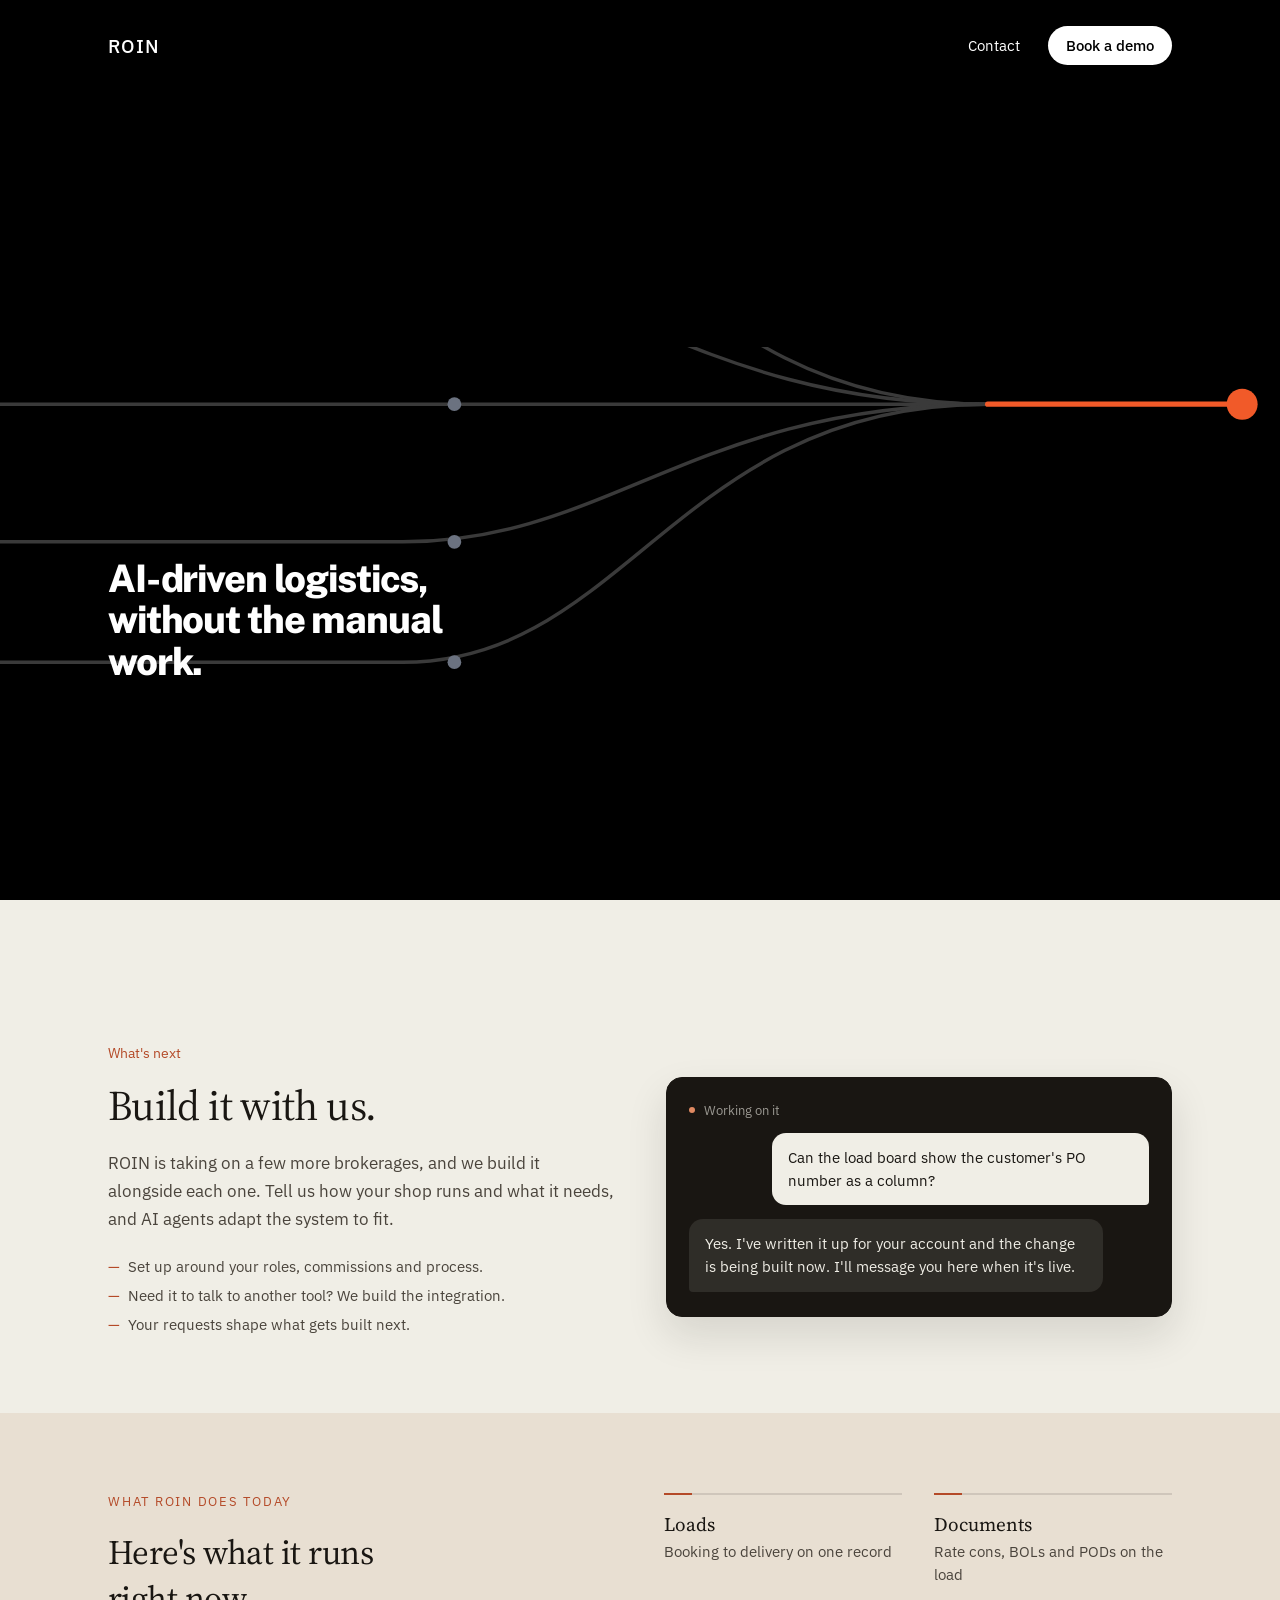
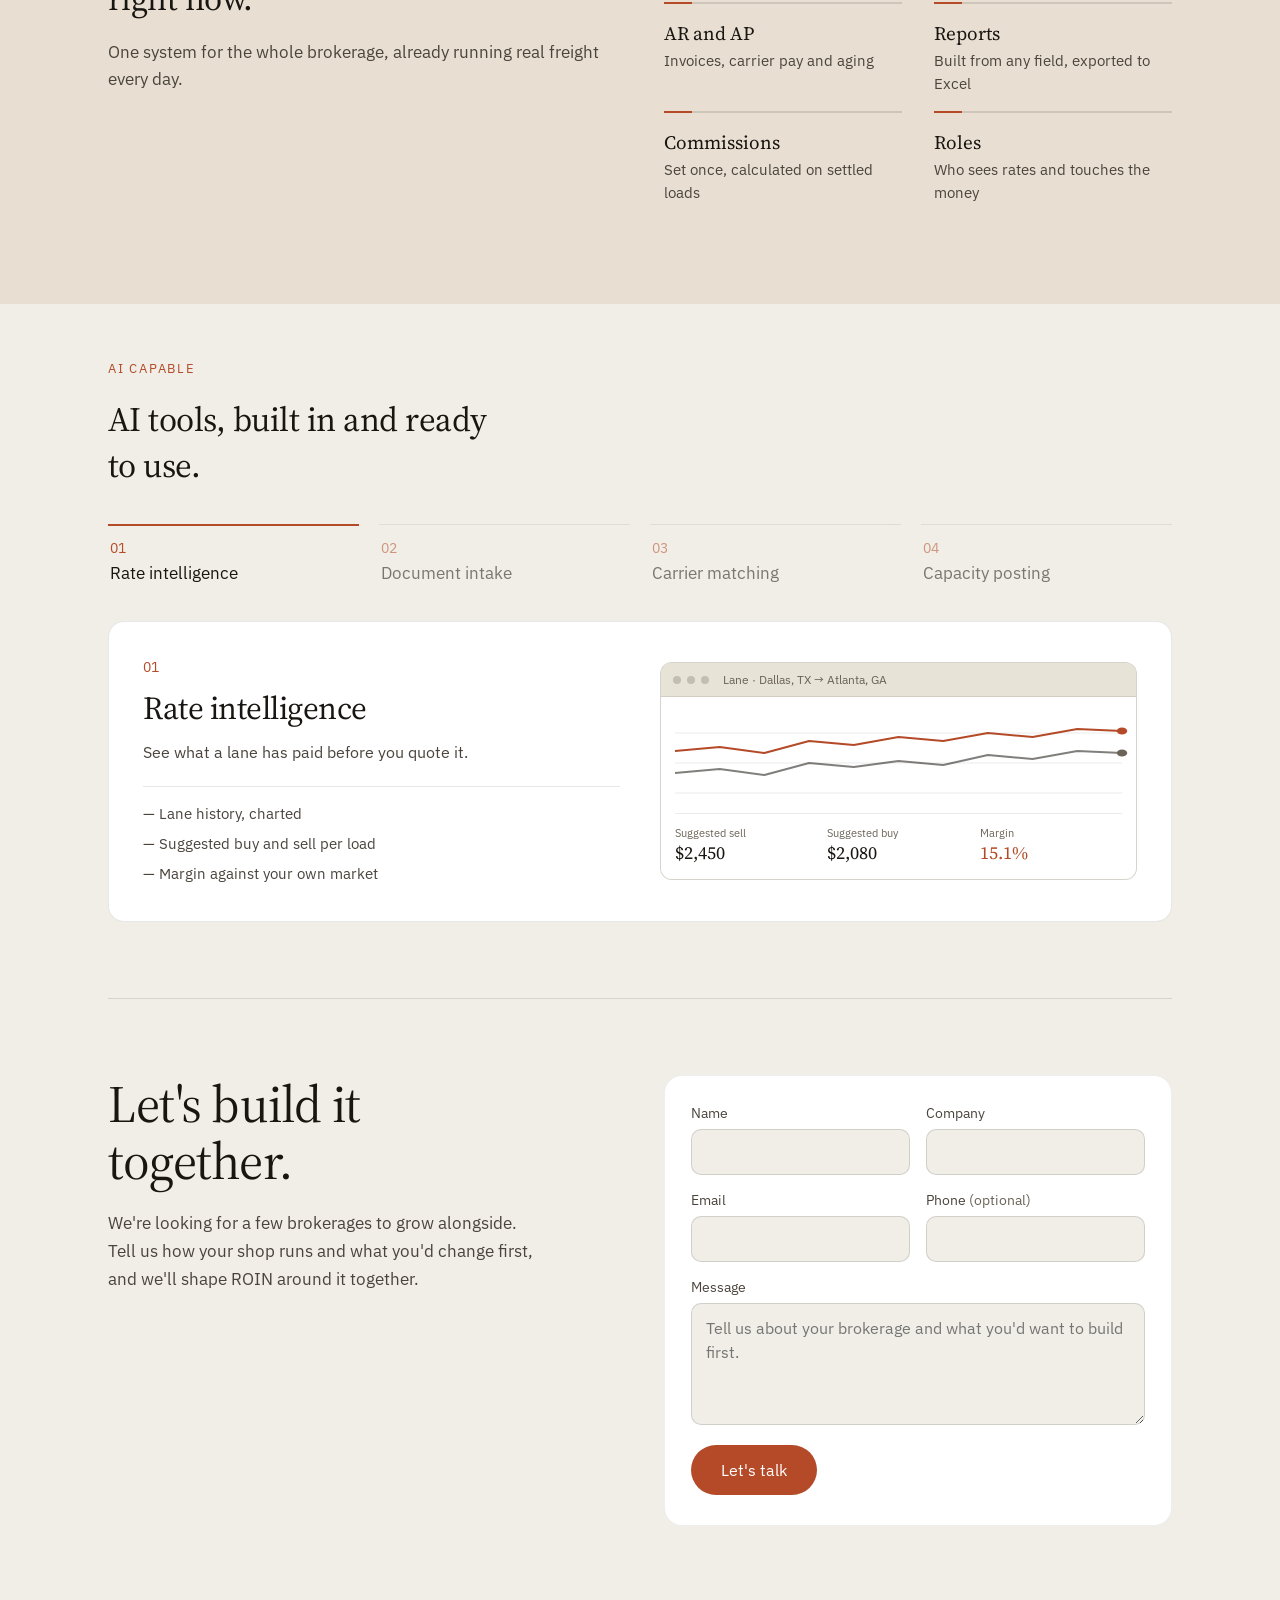
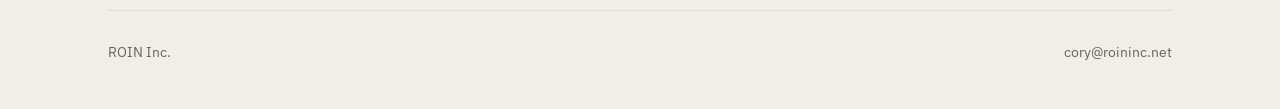
<file: docs/index.html>
<!DOCTYPE html>
<html lang="en">
<head>
<meta charset="utf-8">
<meta name="viewport" content="width=device-width, initial-scale=1">
<title>ROIN — AI-driven logistics, without the manual work</title>
<meta name="description" content="A TMS for freight brokers, proven in a working brokerage. Loads, documents, AR/AP and reports in one system. Now taking on a few more brokerages to build it with.">
<link rel="preconnect" href="https://fonts.googleapis.com">
<link rel="preconnect" href="https://fonts.gstatic.com" crossorigin>
<link href="https://fonts.googleapis.com/css2?family=Source+Serif+4:opsz,wght@8..60,300;8..60,400&family=IBM+Plex+Sans:wght@400;500&family=Public+Sans:wght@800&display=swap" rel="stylesheet">
<link rel="stylesheet" href="styles.css?v=20261118-6">
</head>
<body>
<div class="wrap">

  <header class="site-header on-dark">
    <a href="#top" class="logo">ROIN</a>
    <nav class="site-nav">
      <a href="#contact">Contact</a>
      <a href="#contact" class="nav-cta">Book a demo</a>
    </nav>
  </header>

  <main>
    <section class="si-panel">
      <svg class="brand-hero-graphic" viewBox="0 0 500 380" preserveAspectRatio="xMaxYMax slice" fill="none" stroke-linecap="round" aria-hidden="true">
        <g stroke="#3A3A3A" stroke-width="2"><path class="ln" data-i="0" pathLength="1" d="M-600 40H-10C120 40 150 190 330 190"/><path class="ln" data-i="1" pathLength="1" d="M-600 110H-10C110 110 160 190 330 190"/><path class="ln" data-i="2" pathLength="1" d="M-600 190H330"/><path class="ln" data-i="3" pathLength="1" d="M-600 270H-10C110 270 160 190 330 190"/><path class="ln" data-i="4" pathLength="1" d="M-600 340H-10C120 340 150 190 330 190"/></g>
        <path d="M330 190H470" stroke="#F15A29" stroke-width="3"/>
        <circle cx="478" cy="190" r="9" fill="#F15A29"/>
        <g fill="#6B7280"><circle class="dt" data-i="0" cx="20" cy="40" r="4"/><circle class="dt" data-i="1" cx="20" cy="110" r="4"/><circle class="dt" data-i="2" cx="20" cy="190" r="4"/><circle class="dt" data-i="3" cx="20" cy="270" r="4"/><circle class="dt" data-i="4" cx="20" cy="340" r="4"/></g>
      </svg>
      <h1 class="si-tagline">AI-driven logistics, without the manual work.</h1>
    </section>


    <section id="grow" class="assistant">
      <div class="two-col">
        <div>
          <div class="assistant-eyebrow">What's next</div>
          <h2 class="section-title">Build it with us.</h2>
          <p class="assistant-copy">ROIN is taking on a few more brokerages, and we build it alongside each one. Tell us how your shop runs and what it needs, and AI agents adapt the system to fit.</p>
          <ul class="assistant-facts">
            <li>Set up around your roles, commissions and process.</li>
            <li>Need it to talk to another tool? We build the integration.</li>
            <li>Your requests shape what gets built next.</li>
          </ul>
        </div>
        <div class="chat" aria-label="Example request to the assistant">
          <div class="chat-status"><span class="chat-dot"></span>Working on it</div>
          <div class="bubble bubble-user">Can the load board show the customer's PO number as a column?</div>
          <div class="bubble bubble-bot">Yes. I've written it up for your account and the change is being built now. I'll message you here when it's live.</div>
        </div>
      </div>
    </section>

    <section id="today" class="block">
      <div class="two-col">
        <div>
          <div class="kicker">What ROIN does today</div>
          <h2 class="h2-sm" style="max-width:18ch">Here's what it runs right now.</h2>
          <p class="lead">One system for the whole brokerage, already running real freight every day.</p>
        </div>
        <ul class="today-list">
          <li><strong>Loads</strong><span>Booking to delivery on one record</span></li>
          <li><strong>Documents</strong><span>Rate cons, BOLs and PODs on the load</span></li>
          <li><strong>AR and AP</strong><span>Invoices, carrier pay and aging</span></li>
          <li><strong>Reports</strong><span>Built from any field, exported to Excel</span></li>
          <li><strong>Commissions</strong><span>Set once, calculated on settled loads</span></li>
          <li><strong>Roles</strong><span>Who sees rates and touches the money</span></li>
        </ul>
      </div>
    </section>

    <section id="direction" class="block">
      <div class="kicker">AI capable</div>
      <h2 class="h2-sm" style="max-width:24ch">AI tools, built in and ready to use.</h2>
      <div class="jobs" data-jobs>
        <div class="job-tabs" role="tablist" aria-label="Jobs ROIN takes on">
          <button type="button" class="job-tab is-active" role="tab" id="job-tab-0" aria-controls="job-0" aria-selected="true"><span class="dir-num">01</span><span class="job-tab-name">Rate intelligence</span></button>
          <button type="button" class="job-tab" role="tab" id="job-tab-1" aria-controls="job-1" aria-selected="false" tabindex="-1"><span class="dir-num">02</span><span class="job-tab-name">Document intake</span></button>
          <button type="button" class="job-tab" role="tab" id="job-tab-2" aria-controls="job-2" aria-selected="false" tabindex="-1"><span class="dir-num">03</span><span class="job-tab-name">Carrier matching</span></button>
          <button type="button" class="job-tab" role="tab" id="job-tab-3" aria-controls="job-3" aria-selected="false" tabindex="-1"><span class="dir-num">04</span><span class="job-tab-name">Capacity posting</span></button>
        </div>

        <div class="job-panel" role="tabpanel" id="job-0" aria-labelledby="job-tab-0">
          <div class="job-copy">
            <span class="dir-num">01</span>
            <h3>Rate intelligence</h3>
            <p>See what a lane has paid before you quote it.</p>
            <div class="dir-points">
              <span>— Lane history, charted</span>
              <span>— Suggested buy and sell per load</span>
              <span>— Margin against your own market</span>
            </div>
          </div>
          <figure class="shot anim-rate" aria-label="Example: lane rate history screen">
            <div class="shot-bar"><i></i><i></i><i></i><span>Lane · Dallas, TX → Atlanta, GA</span></div>
            <div class="shot-body">
              <svg class="shot-chart" viewBox="0 0 300 90" preserveAspectRatio="none" aria-hidden="true">
                <line x1="0" y1="22" x2="300" y2="22" class="grid"/>
                <line x1="0" y1="52" x2="300" y2="52" class="grid"/>
                <line x1="0" y1="82" x2="300" y2="82" class="grid"/>
                <polyline class="line-sell" points="0,40 30,36 60,42 90,30 120,34 150,26 180,30 210,22 240,26 270,18 300,20"/>
                <polyline class="line-buy" points="0,62 30,58 60,64 90,52 120,56 150,50 180,54 210,44 240,48 270,40 300,42"/>
                <circle cx="300" cy="20" r="3.5" class="dot-sell"/>
                <circle cx="300" cy="42" r="3.5" class="dot-buy"/>
              </svg>
              <div class="shot-stats">
                <div><span>Suggested sell</span><strong>$2,450</strong></div>
                <div><span>Suggested buy</span><strong>$2,080</strong></div>
                <div><span>Margin</span><strong class="accent">15.1%</strong></div>
              </div>
            </div>
          </figure>
        </div>

        <div class="job-panel" role="tabpanel" id="job-1" aria-labelledby="job-tab-1" hidden>
          <div class="job-copy">
            <span class="dir-num">02</span>
            <h3>Document intake</h3>
            <p>Upload a rate con, BOL or invoice. ROIN fills it in against the load.</p>
            <div class="dir-points">
              <span>— Reads rate cons, BOLs, invoices</span>
              <span>— Matches the document to the load</span>
              <span>— Flags anything it could not read</span>
            </div>
          </div>
          <figure class="shot anim-intake" aria-label="Example: document intake screen">
            <div class="shot-bar"><i></i><i></i><i></i><span>Rate confirmation · load 53318</span></div>
            <div class="shot-body shot-split">
              <div class="shot-doc" aria-hidden="true">
                <span class="scan"></span>
                <b></b><em></em><em></em><em class="short"></em><b></b><em></em><em class="short"></em>
              </div>
              <div class="shot-fields">
                <div class="shot-row"><span>Carrier</span><strong>Blue Ridge Freight</strong><i class="ok">✓</i></div>
                <div class="shot-row"><span>Rate</span><strong>$2,080.00</strong><i class="ok">✓</i></div>
                <div class="shot-row"><span>Pickup</span><strong>Oct 2, 08:00</strong><i class="ok">✓</i></div>
                <div class="shot-row flag"><span>PO #</span><strong>Check</strong><i>!</i></div>
              </div>
            </div>
          </figure>
        </div>

        <div class="job-panel" role="tabpanel" id="job-2" aria-labelledby="job-tab-2" hidden>
          <div class="job-copy">
            <span class="dir-num">03</span>
            <h3>Carrier matching</h3>
            <p>Rank carriers by the lanes they have already run for you.</p>
            <div class="dir-points">
              <span>— Ranked by your own history</span>
              <span>— Authority checked first</span>
              <span>— One click from the load</span>
            </div>
          </div>
          <figure class="shot" aria-label="Example: carrier matching screen">
            <div class="shot-bar"><i></i><i></i><i></i><span>Best carriers · load 53318</span></div>
            <div class="shot-body shot-list">
              <div class="shot-row"><b>1</b><strong>Blue Ridge Freight</strong><span>14 loads on lane</span><em class="chip accent">Assign</em></div>
              <div class="shot-row"><b>2</b><strong>Lone Star Carriers</strong><span>9 loads on lane</span><em class="chip">Assign</em></div>
              <div class="shot-row"><b>3</b><strong>Peach State Logistics</strong><span>6 loads on lane</span><em class="chip">Assign</em></div>
            </div>
          </figure>
        </div>

        <div class="job-panel" role="tabpanel" id="job-3" aria-labelledby="job-tab-3" hidden>
          <div class="job-copy">
            <span class="dir-num">04</span>
            <h3>Capacity posting</h3>
            <p>Post the trucks you have, so coverage starts before the calls do.</p>
            <div class="dir-points">
              <span>— Post capacity by region</span>
              <span>— Post against a single load</span>
              <span>— Visible from the board</span>
            </div>
          </div>
          <figure class="shot" aria-label="Example: capacity posting screen">
            <div class="shot-bar"><i></i><i></i><i></i><span>Posted capacity</span></div>
            <div class="shot-body shot-list">
              <div class="shot-row"><strong>53′ Dry van</strong><span>Dallas area · Today</span><em class="chip accent">Live</em></div>
              <div class="shot-row"><strong>48′ Flatbed</strong><span>Load 53402 · Tomorrow</span><em class="chip accent">Live</em></div>
              <div class="shot-row"><strong>Reefer</strong><span>Memphis area · Fri</span><em class="chip">Draft</em></div>
            </div>
          </figure>
        </div>
      </div>
    </section>

    <section id="contact" class="contact">
      <div class="contact-intro">
        <h2>Let's build it together.</h2>
        <p>We're looking for a few brokerages to grow alongside. Tell us how your shop runs and what you'd change first, and we'll shape ROIN around it together.</p>
      </div>
      <form class="demo-form" action="https://formsubmit.co/cory@roininc.net" method="POST">
        <input type="hidden" name="_subject" value="New demo request from roininc.net">
        <input type="hidden" name="_next" value="https://www.roininc.net/thanks.html">
        <input type="hidden" name="_template" value="table">
        <input type="hidden" name="_captcha" value="false">
        <input type="text" name="_honey" class="honey" tabindex="-1" autocomplete="off" aria-hidden="true">
        <div class="field-row">
          <label class="field">
            <span>Name</span>
            <input type="text" name="name" autocomplete="name" required>
          </label>
          <label class="field">
            <span>Company</span>
            <input type="text" name="company" autocomplete="organization">
          </label>
        </div>
        <div class="field-row">
          <label class="field">
            <span>Email</span>
            <input type="email" name="email" autocomplete="email" required>
          </label>
          <label class="field">
            <span>Phone <em>(optional)</em></span>
            <input type="tel" name="phone" autocomplete="tel">
          </label>
        </div>
        <label class="field">
          <span>Message</span>
          <textarea name="message" rows="4" placeholder="Tell us about your brokerage and what you'd want to build first."></textarea>
        </label>
        <button type="submit" class="btn btn-accent">Let's talk</button>
      </form>
    </section>
  </main>

  <footer class="site-footer">
    <span>ROIN Inc.</span>
    <a href="mailto:cory@roininc.net" class="footer-email">cory@roininc.net</a>
  </footer>

</div>
<script src="jobs.js?v=20261117-1" defer></script>
</body>
</html>
</file>
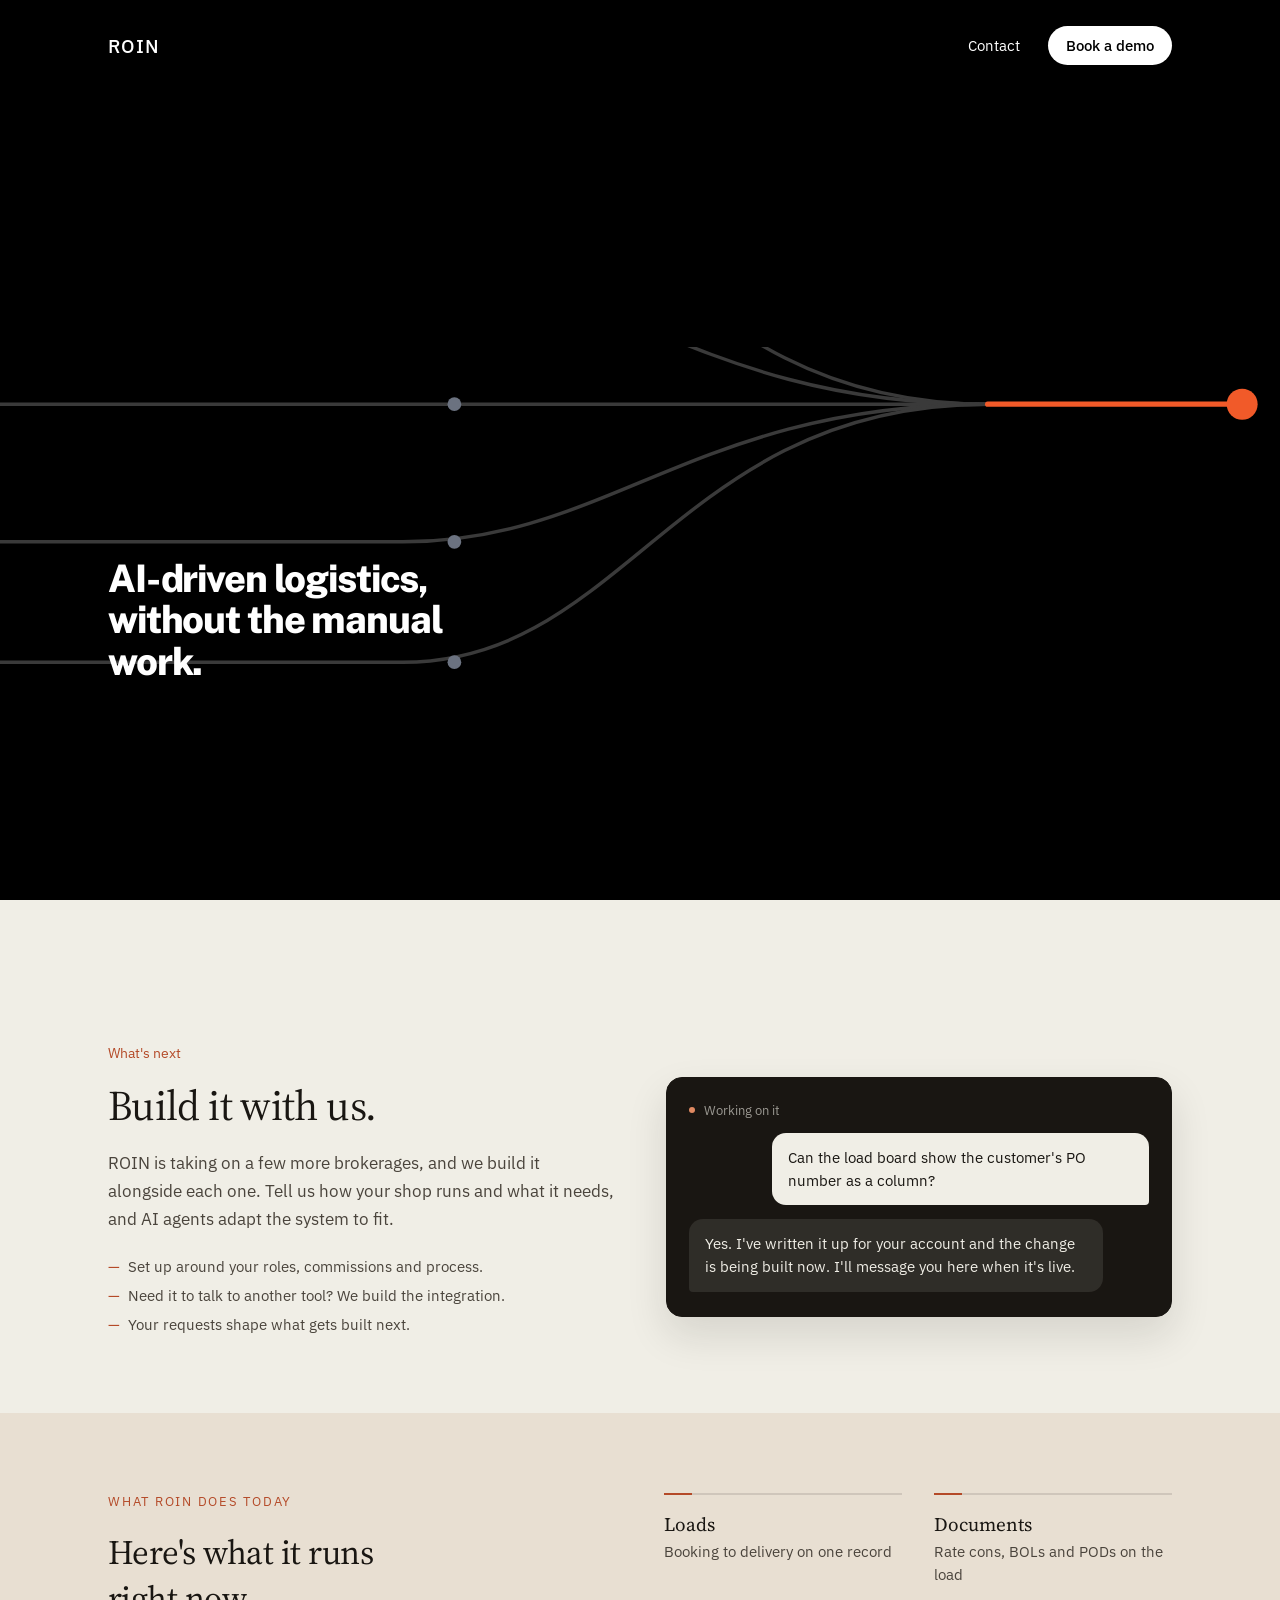
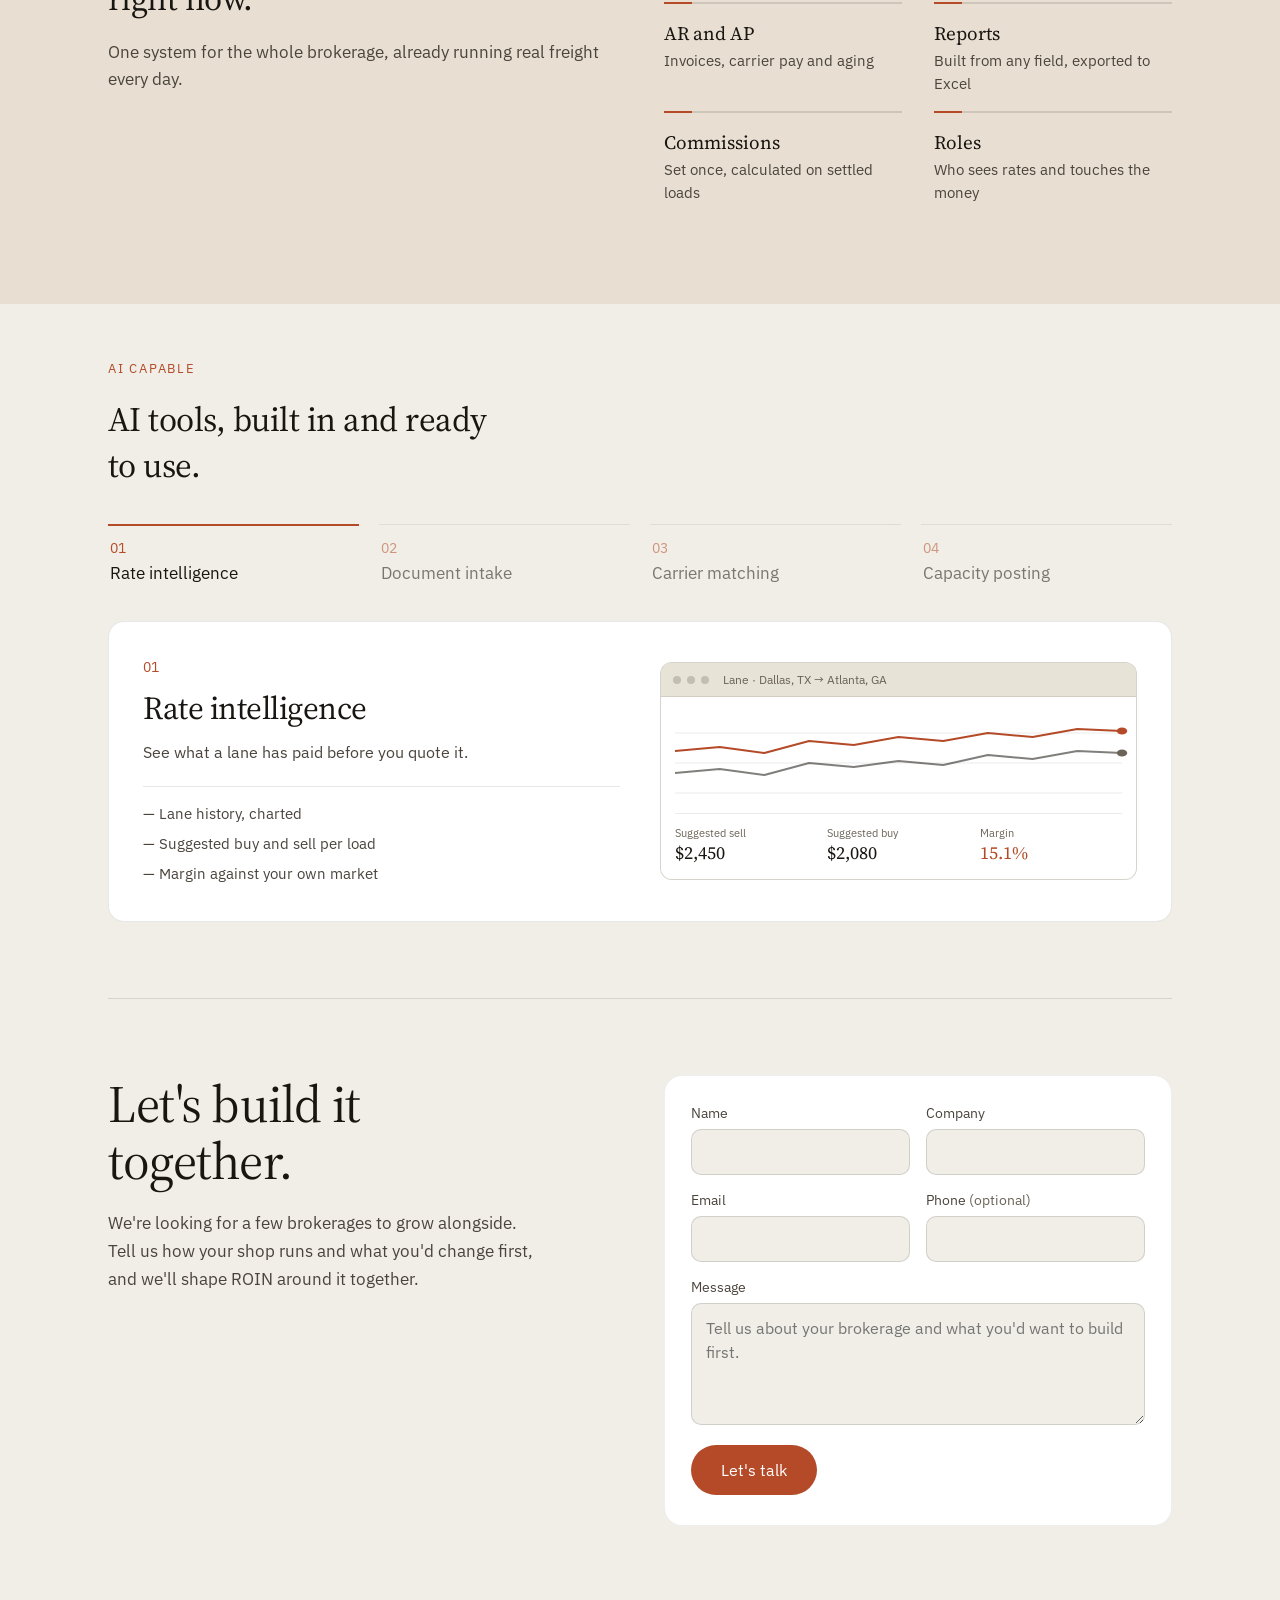
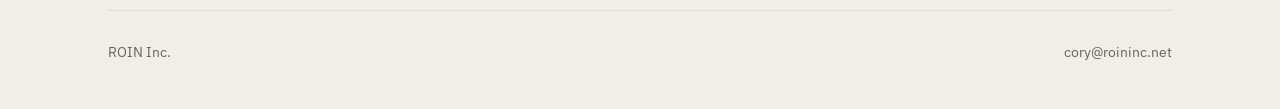
<file: docs/assistant.html>
<!DOCTYPE html>
<html lang="en">
<head>
<meta charset="utf-8">
<title>ROIN</title>
<meta name="robots" content="noindex">
<link rel="canonical" href="https://www.roininc.net/">
<meta http-equiv="refresh" content="0; url=./">
<script>location.replace('./');</script>
</head>
<body>
<p>This page has moved to the <a href="./">ROIN home page</a>.</p>
</body>
</html>
</file>
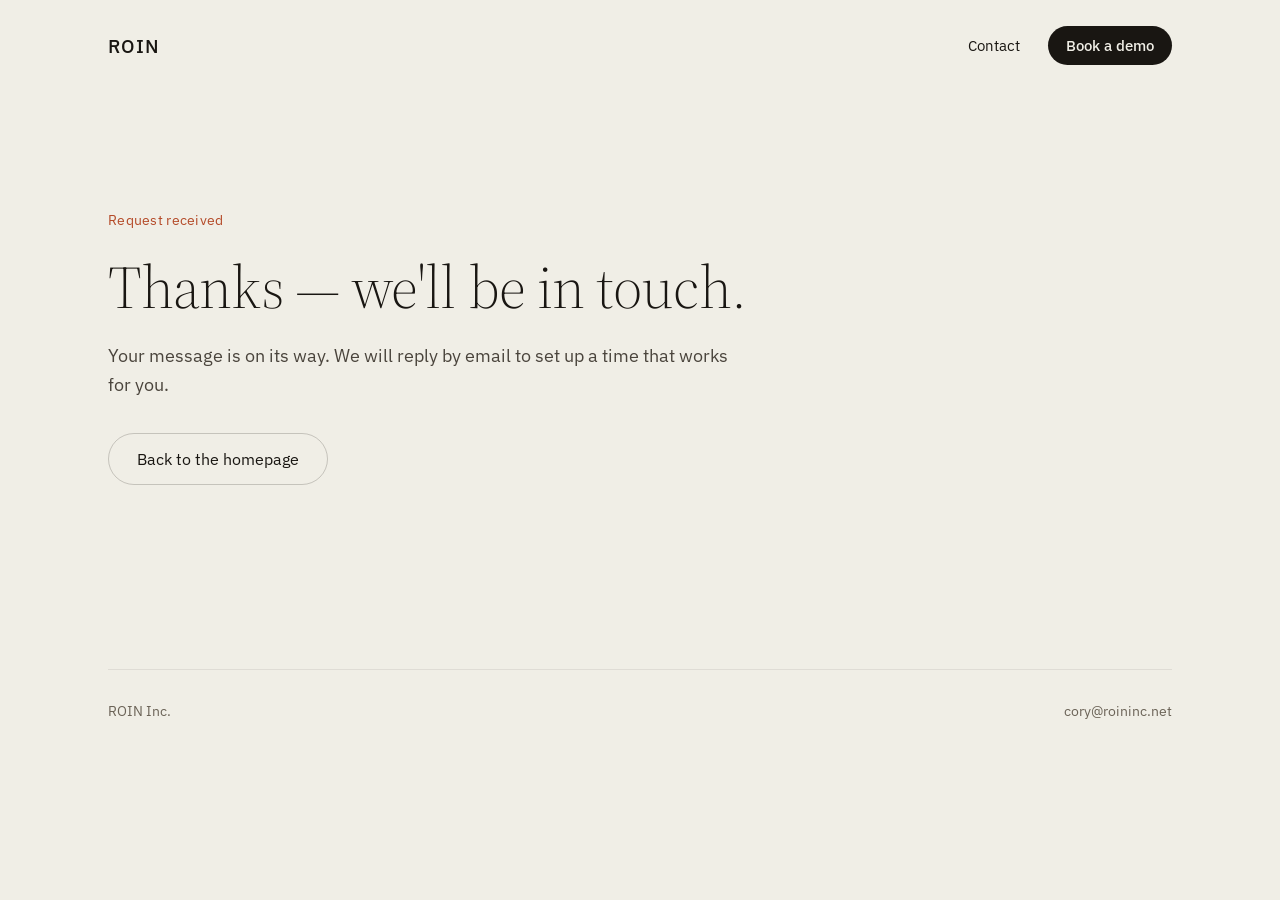
<file: docs/thanks.html>
<!DOCTYPE html>
<html lang="en">
<head>
<meta charset="utf-8">
<meta name="viewport" content="width=device-width, initial-scale=1">
<title>Thanks — ROIN</title>
<meta name="robots" content="noindex">
<link rel="preconnect" href="https://fonts.googleapis.com">
<link rel="preconnect" href="https://fonts.gstatic.com" crossorigin>
<link href="https://fonts.googleapis.com/css2?family=Source+Serif+4:opsz,wght@8..60,300;8..60,400&family=IBM+Plex+Sans:wght@400;500&display=swap" rel="stylesheet">
<link rel="stylesheet" href="styles.css?v=20261118-6">
</head>
<body>
<div class="wrap">

  <header class="site-header">
    <a href="./" class="logo">ROIN</a>
    <nav class="site-nav">
      <a href="./#contact">Contact</a>
      <a href="./#contact" class="nav-cta">Book a demo</a>
    </nav>
  </header>

  <main class="thanks">
    <div class="eyebrow">Request received</div>
    <h1>Thanks — we'll be in touch.</h1>
    <p>Your message is on its way. We will reply by email to set up a time that works for you.</p>
    <a href="./" class="btn btn-outline">Back to the homepage</a>
  </main>

  <footer class="site-footer">
    <span>ROIN Inc.</span>
    <a href="mailto:cory@roininc.net" class="footer-email">cory@roininc.net</a>
  </footer>

</div>
</body>
</html>
</file>
<file: docs/styles.css>
/* ROIN marketing site — warm paper, serif display, terracotta accent. */

:root {
  --paper: #F0EEE6;
  --ink: #191612;
  --body: #4A443C;
  --muted: #6B6357;
  --accent: #B44A28;
  --accent-soft: #E08A62;
  --card: #FFFFFF;
  --serif: "Source Serif 4", Georgia, serif;
  --sans: "IBM Plex Sans", system-ui, sans-serif;
}

*, *::before, *::after { box-sizing: border-box; }

body {
  margin: 0;
  background: var(--paper);
  color: var(--ink);
  font-family: var(--sans);
  -webkit-font-smoothing: antialiased;
  overflow-x: clip;
}

a { color: var(--ink); text-decoration: none; }
a:hover { color: var(--accent); }

h1, h2, h3 {
  font-family: var(--serif);
  font-weight: 400;
  margin: 0;
  letter-spacing: -0.015em;
}

p { margin: 0; text-wrap: pretty; }

@keyframes roinBlink {
  0%, 60% { opacity: 1; }
  80%, 100% { opacity: 0.25; }
}

.wrap {
  width: 100%;
  max-width: 1120px;
  margin: 0 auto;
  padding: 0 28px;
}

/* Buttons */

.btn {
  display: inline-block;
  padding: 15px 28px;
  border-radius: 999px;
  font-size: 16px;
}
.btn-accent { background: var(--accent); color: #FFFFFF; }
.btn-accent:hover { background: var(--ink); color: #FFFFFF; }
.btn-outline { border: 1px solid rgba(25, 22, 18, 0.2); }
.btn-outline:hover { border-color: var(--ink); color: var(--ink); }

/* Header */

.site-header {
  display: flex;
  align-items: center;
  justify-content: space-between;
  gap: 24px;
  padding: 26px 0;
}
.logo {
  font-family: var(--sans);
  font-weight: 500;
  font-size: 19px;
  letter-spacing: 0.06em;
}
.site-nav {
  display: flex;
  align-items: center;
  gap: 28px;
  font-size: 14.5px;
  flex-wrap: wrap;
}
.nav-cta {
  background: var(--ink);
  color: var(--paper);
  padding: 10px 18px;
  border-radius: 999px;
  font-weight: 500;
  white-space: nowrap;
  flex: none;
}
.nav-cta:hover { background: var(--accent); color: var(--paper); }

/* Hero */

.hero { padding: 88px 0 64px; max-width: 940px; }
.eyebrow {
  font-size: 14px;
  letter-spacing: 0.02em;
  color: var(--accent);
  margin-bottom: 26px;
}
.hero h1 {
  font-size: clamp(42px, 6vw, 76px);
  line-height: 1.06;
  font-weight: 300;
}
.hero-lede {
  margin-top: 28px;
  font-size: 20px;
  line-height: 1.6;
  max-width: 60ch;
  color: var(--body);
}
.hero-actions {
  display: flex;
  gap: 12px;
  flex-wrap: wrap;
  margin-top: 38px;
}

/* Shared section headings */

.section-title {
  font-size: clamp(28px, 3.6vw, 42px);
  line-height: 1.12;
}

/* Set up around your shop */

.yours {
  padding-top: 64px;
  padding-bottom: 96px;
  border-top: 1px solid rgba(25, 22, 18, 0.12);
}
.two-col {
  display: grid;
  grid-template-columns: repeat(auto-fit, minmax(300px, 1fr));
  gap: 48px;
  align-items: start;
}
.yours .section-title { max-width: 18ch; }
.yours-intro {
  margin-top: 20px;
  font-size: 17.5px;
  line-height: 1.65;
  color: var(--body);
}
.config-list { display: grid; gap: 24px; }
.config-item {
  display: flex;
  flex-direction: column;
  gap: 8px;
  padding-top: 20px;
  border-top: 1px solid rgba(25, 22, 18, 0.14);
}
.config-item h3 { font-size: 19px; }
.config-item p { font-size: 15.5px; line-height: 1.6; color: var(--body); }

/* Assistant band */

.assistant {
  background: var(--ink);
  color: var(--paper);
  border-radius: 22px;
  padding: 68px 52px 72px;
  margin-bottom: 96px;
}
.assistant .two-col { gap: 52px; align-items: center; }
.assistant-eyebrow {
  font-size: 13.5px;
  color: var(--accent-soft);
  margin-bottom: 20px;
}
.assistant .section-title { max-width: 16ch; }
.assistant-copy {
  margin-top: 20px;
  font-size: 17px;
  line-height: 1.65;
  color: rgba(240, 238, 230, 0.82);
}
.assistant-link {
  display: inline-block;
  margin-top: 26px;
  color: var(--accent-soft);
  font-size: 16px;
  border-bottom: 1px solid rgba(224, 138, 98, 0.4);
}
.assistant-facts { margin-top: 24px; padding: 0; list-style: none; display: grid; gap: 10px; font-size: 15px; color: rgba(240, 238, 230, 0.72); }
.assistant-facts li { padding-left: 20px; position: relative; }
.assistant-facts li::before { content: "—"; position: absolute; left: 0; color: var(--accent-soft); }
.assistant-link:hover { color: var(--accent-soft); border-color: var(--accent-soft); }

.chat {
  background: rgba(240, 238, 230, 0.06);
  border: 1px solid rgba(240, 238, 230, 0.14);
  border-radius: 16px;
  padding: 24px 22px;
  display: flex;
  flex-direction: column;
  gap: 14px;
}
.chat-status {
  display: flex;
  align-items: center;
  gap: 9px;
  font-size: 13px;
  color: rgba(240, 238, 230, 0.6);
}
.chat-dot {
  width: 6px;
  height: 6px;
  border-radius: 50%;
  background: var(--accent-soft);
  animation: roinBlink 1.6s infinite;
}
.bubble { padding: 13px 16px; font-size: 15px; line-height: 1.55; }
.bubble-user {
  align-self: flex-end;
  max-width: 82%;
  background: var(--paper);
  color: var(--ink);
  border-radius: 14px 14px 4px 14px;
}
.bubble-bot {
  align-self: flex-start;
  max-width: 90%;
  background: rgba(240, 238, 230, 0.1);
  border-radius: 14px 14px 14px 4px;
}

/* The system does the busywork */

.busywork { padding-bottom: 96px; }
.busywork .section-title { max-width: 20ch; }
.busywork-grid {
  display: grid;
  grid-template-columns: repeat(auto-fit, minmax(250px, 1fr));
  gap: 16px;
  margin-top: 44px;
}
.busywork-card {
  background: var(--paper);
  border: 1px solid rgba(25, 22, 18, 0.14);
  padding: 30px 26px 34px;
  display: flex;
  flex-direction: column;
  gap: 11px;
}
.busywork-card h3 { font-size: 20px; line-height: 1.25; }
.busywork-card p { font-size: 15.5px; line-height: 1.62; color: var(--body); }

/* Contact */

.contact {
  border-top: 1px solid rgba(25, 22, 18, 0.12);
  padding: 76px 0 40px;
  display: grid;
  grid-template-columns: repeat(auto-fit, minmax(280px, 1fr));
  gap: 48px;
  align-items: end;
}
.contact h2 {
  font-size: clamp(32px, 4.4vw, 52px);
  line-height: 1.1;
  max-width: 16ch;
}
.contact-body {
  display: flex;
  flex-direction: column;
  gap: 20px;
  align-items: flex-start;
}
.contact-body p { font-size: 17px; line-height: 1.65; color: var(--body); }
.contact-body .btn { padding: 15px 30px; }

/* Footer */

.site-footer {
  display: flex;
  justify-content: space-between;
  gap: 20px;
  flex-wrap: wrap;
  padding: 32px 0 48px;
  font-size: 14px;
  color: var(--muted);
  border-top: 1px solid rgba(25, 22, 18, 0.08);
  margin-top: 44px;
}

/* Phones: keep the page inside the screen */

@media (max-width: 640px) {
  .wrap { padding: 0 16px; }
  .hero { padding: 56px 0 48px; }
  .hero-lede { font-size: 18px; }
  .two-col { grid-template-columns: minmax(0, 1fr); }
  .assistant { padding: 48px 22px 52px; }
  /* Keep the logo, links and button on one tidy row */
  .site-header { gap: 12px; }
  .site-nav { gap: 16px; font-size: 14px; flex-wrap: nowrap; }
  .nav-cta { padding: 8px 14px; }
}
@media (max-width: 360px) {
  .site-nav a[href$="#contact"]:not(.nav-cta) { display: none; }
}

@media (prefers-reduced-motion: reduce) {
  .chat-dot { animation: none; }
}

/* ---------- Inner pages (Platform, Assistant) ---------- */

.wrap-wide {
  width: 100%;
  max-width: 1180px;
  margin: 0 auto;
  padding: 0 24px;
}
.site-header.ruled { padding: 22px 0; border-bottom: 1px solid rgba(25, 22, 18, 0.12); }
.site-nav a.current { color: var(--accent); }
/* Home page: the header sits on the black intro band, edge to edge. */
.site-header.on-dark { margin: 0 calc(50% - 50vw); padding: 26px calc(50vw - 50%); background: #000; }
.site-header.on-dark a { color: #fff; }
.site-header.on-dark a:hover { color: var(--accent); }
.site-header.on-dark .nav-cta { background: #fff; color: #000; }
.site-header.on-dark .nav-cta:hover { background: var(--accent); color: #fff; }

.page-hero { padding: 80px 0 64px; max-width: 820px; }
.page-hero p.hero-proof {
  margin-top: 16px;
  font-size: 15.5px;
  color: var(--accent);
  max-width: none;
}
/* First section: a copy of the app's sign-in brand panel (black, converging lines, tagline). */
/* --below: extra black under the headline so the band reaches the bottom of the window (731px = 91px header + 640px panel). */
.si-panel { --below: max(0px, calc(100vh - 731px)); position: relative; margin: 0 calc(50% - 50vw); min-height: calc(640px + var(--below)); padding: 48px calc(50vw - 50%) calc(48px + var(--below)); background: #000; overflow: hidden; display: flex; flex-direction: column; justify-content: space-between; font-family: "Public Sans", sans-serif; }
.si-panel > .brand-hero-graphic { position: absolute; left: auto; right: 0; bottom: var(--below); width: min(100%, 860px); height: 384px; overflow: visible; clip-path: inset(0 0 0 -2000px); }
.si-panel h1.si-tagline { position: relative; margin-top: auto; color: #fff; font-family: "Public Sans", sans-serif; font-size: 38px; font-weight: 800; letter-spacing: -.03em; line-height: 1.1; max-width: 380px; }

.si-panel + .block { border-top: 0; }

/* Lines draw in on page load. */
.brand-hero-graphic .ln { stroke-dasharray: 1; stroke-dashoffset: 0; transition: stroke .25s, stroke-width .25s, opacity .25s; animation: lnDraw 1.4s ease-out both; }
.brand-hero-graphic .dt { transition: fill .25s, r .25s; }
@keyframes lnDraw { from { stroke-dashoffset: 1; } to { stroke-dashoffset: 0; } }
@media (prefers-reduced-motion: reduce) { .brand-hero-graphic .ln { animation: none; } }

.page-hero.narrow { max-width: 780px; }
.kicker {
  font-size: 12.5px;
  letter-spacing: 0.14em;
  text-transform: uppercase;
  color: var(--accent);
  margin-bottom: 20px;
}
.page-hero h1 { font-size: clamp(36px, 5.4vw, 60px); line-height: 1.06; }
.page-hero p {
  margin-top: 24px;
  font-size: 19px;
  line-height: 1.55;
  color: var(--body);
  max-width: 58ch;
}

.block { border-top: 1px solid rgba(25, 22, 18, 0.12); padding: 56px 0 76px; }
.block.plain { border-top: 0; padding: 76px 0; }
.h2-sm { font-size: clamp(24px, 3.2vw, 34px); }
.lead { margin-top: 18px; font-size: 16.5px; line-height: 1.65; color: var(--body); }
.lead + .lead { margin-top: 16px; }

/* Jobs: one at a time, with tabs across the top */
.jobs { display: flex; flex-direction: column; gap: 20px; margin-top: 36px; }
.job-tabs {
  display: grid;
  grid-template-columns: repeat(auto-fit, minmax(min(100%, 200px), 1fr));
  gap: 0 20px;
}
.job-tab {
  all: unset;
  cursor: pointer;
  position: relative;
  display: flex;
  flex-direction: column;
  gap: 6px;
  padding: 14px 2px 16px;
  border-top: 1px solid rgba(25, 22, 18, 0.14);
  opacity: 0.55;
  transition: opacity .2s;
}
.job-tab:hover, .job-tab.is-active { opacity: 1; }
.job-tab:focus-visible { outline: 2px solid var(--accent); outline-offset: 2px; }
.job-tab-name { font-size: 16.5px; line-height: 1.3; color: var(--ink); }
/* Thin bar under the active tab that fills as its time runs out. */
.job-bar {
  position: absolute;
  left: 0;
  right: 0;
  top: -1px;
  height: 2px;
  background: var(--accent);
  transform-origin: left;
  animation: jobBar 7s linear both;
}
.jobs.is-paused .job-bar { animation: none; }
@keyframes jobBar { from { transform: scaleX(0); } to { transform: scaleX(1); } }

.job-panel {
  background: var(--card);
  border: 1px solid rgba(25, 22, 18, 0.1);
  border-radius: 16px;
  padding: 36px 34px;
  display: grid;
  grid-template-columns: repeat(auto-fit, minmax(min(100%, 340px), 1fr));
  gap: 40px;
  align-items: center;
}
.job-panel[hidden] { display: none; }
.job-copy { display: flex; flex-direction: column; gap: 14px; }
.job-copy h3 { font-size: clamp(26px, 3vw, 32px); line-height: 1.15; }
.job-copy h3.job-title-sm { font-size: 24px; }
.job-copy p { font-size: 16px; line-height: 1.62; color: var(--body); }
.job-panel .shot { margin: 0; }

.dir-num { font-size: 13.5px; color: var(--accent); }
.dir-points {
  display: flex;
  flex-direction: column;
  gap: 8px;
  margin-top: 6px;
  padding-top: 16px;
  border-top: 1px solid rgba(25, 22, 18, 0.1);
}
.dir-points span { font-size: 14.5px; line-height: 1.5; color: var(--body); }

/* Lifecycle list */
.stages { display: flex; flex-direction: column; }
.stage {
  display: grid;
  grid-template-columns: 110px minmax(0, 1fr);
  gap: 18px;
  padding: 16px 0;
  border-top: 1px solid rgba(25, 22, 18, 0.14);
}
.stage-name { font-size: 14px; color: var(--accent); }
.stage-body { font-size: 15.5px; line-height: 1.55; color: var(--body); }

/* Dark band with accent-ruled columns */
.dark-band {
  background: var(--ink);
  color: var(--paper);
  border-radius: 16px;
  padding: 60px 44px 66px;
}
.dark-band.spaced { margin-bottom: 76px; }
.dark-cols {
  display: grid;
  grid-template-columns: repeat(auto-fit, minmax(240px, 1fr));
  gap: 36px;
  margin-top: 44px;
}
.dark-col {
  display: flex;
  flex-direction: column;
  gap: 11px;
  padding-top: 20px;
  border-top: 2px solid var(--accent);
}
.dark-col h3 { font-size: 18px; }
.dark-col p { font-size: 15.5px; line-height: 1.6; color: rgba(240, 238, 230, 0.78); }

/* Small white list panels */
.panel {
  border: 1px solid rgba(25, 22, 18, 0.14);
  background: var(--card);
  border-radius: 16px;
  overflow: hidden;
}
.panel-head {
  display: flex;
  align-items: center;
  justify-content: space-between;
  gap: 12px;
  padding: 12px 16px;
  border-bottom: 1px solid rgba(25, 22, 18, 0.12);
  font-size: 11.5px;
  letter-spacing: 0.08em;
  text-transform: uppercase;
  color: var(--muted);
}
.panel-row {
  display: flex;
  align-items: center;
  justify-content: space-between;
  gap: 14px;
  padding: 14px 16px;
  border-bottom: 1px solid rgba(25, 22, 18, 0.07);
  font-size: 14.5px;
}
.panel-row strong { font-weight: 500; }
.panel-row .count { font-size: 13px; color: var(--muted); }
.chip {
  border: 1px solid rgba(25, 22, 18, 0.18);
  border-radius: 3px;
  padding: 5px 9px;
  font-size: 11.5px;
  letter-spacing: 0;
  text-transform: none;
  color: var(--ink);
}
.chip.accent { border-color: var(--accent); color: var(--accent); }
.chips { display: flex; gap: 6px; }

/* Metrics */
.metrics {
  display: grid;
  grid-template-columns: repeat(auto-fit, minmax(170px, 1fr));
  gap: 16px;
  margin-top: 36px;
}
.metric {
  background: var(--card);
  border: 1px solid rgba(25, 22, 18, 0.14);
  padding: 22px 20px 24px;
  display: flex;
  flex-direction: column;
  gap: 8px;
}
.metric-label { font-size: 11px; letter-spacing: 0.1em; text-transform: uppercase; color: var(--muted); }
.metric-value { font-family: var(--serif); font-size: 27px; letter-spacing: -0.02em; }
.metric-delta { font-size: 13px; color: var(--muted); }
.fineprint {
  margin-top: 14px;
  font-size: 12px;
  letter-spacing: 0.06em;
  text-transform: uppercase;
  color: var(--muted);
}

/* Integrations */
.tags { display: flex; flex-wrap: wrap; gap: 8px; margin-top: 18px; }
.tag { border: 1px solid rgba(25, 22, 18, 0.18); border-radius: 3px; padding: 8px 12px; font-size: 14px; }

/* Ruled points (assistant section) */
.points { display: flex; flex-direction: column; gap: 22px; }
.point {
  display: flex;
  flex-direction: column;
  gap: 8px;
  padding-top: 18px;
  border-top: 1px solid rgba(25, 22, 18, 0.14);
}
.point h3 { font-size: 18px; }
.point p { font-size: 15.5px; line-height: 1.6; color: var(--body); }
.text-link {
  display: inline-block;
  margin-top: 22px;
  color: var(--accent);
  font-size: 16px;
  border-bottom: 1px solid rgba(180, 74, 40, 0.4);
}
.text-link:hover { border-color: var(--accent); }

/* Closing CTA */
.closer {
  border-top: 1px solid rgba(25, 22, 18, 0.12);
  padding: 60px 0 30px;
  display: grid;
  grid-template-columns: repeat(auto-fit, minmax(280px, 1fr));
  gap: 40px;
  align-items: end;
}
.closer h2 { font-size: clamp(24px, 3.4vw, 38px); max-width: 20ch; }
.closer-body { display: flex; flex-direction: column; gap: 16px; align-items: flex-start; }
.closer-body p { font-size: 16.5px; line-height: 1.6; color: var(--body); }
.closer-body .btn { font-weight: 500; }
.site-footer.tight { padding: 28px 0 40px; font-size: 13.5px; border-top-color: rgba(25, 22, 18, 0.1); margin-top: 36px; }

/* Assistant page */
.contrast-grid {
  display: grid;
  grid-template-columns: repeat(auto-fit, minmax(240px, 1fr));
  gap: 16px;
  margin-top: 34px;
}
.contrast {
  background: var(--paper);
  border: 1px solid rgba(25, 22, 18, 0.14);
  padding: 26px 24px;
  display: flex;
  flex-direction: column;
  gap: 12px;
}
.contrast span { font-size: 12px; letter-spacing: 0.1em; text-transform: uppercase; color: var(--muted); }
.contrast h3 { font-size: 19px; line-height: 1.3; }
.beats { display: flex; flex-direction: column; gap: 28px; }
.beat {
  display: flex;
  flex-direction: column;
  gap: 9px;
  padding-left: 20px;
  border-left: 2px solid var(--accent);
}
.beat span { font-size: 11.5px; letter-spacing: 0.1em; text-transform: uppercase; color: var(--accent); }
.beat h3 { font-size: 18.5px; }
.beat p { font-size: 16px; line-height: 1.6; color: var(--body); }
.ticket {
  border: 1px solid rgba(25, 22, 18, 0.14);
  background: var(--card);
  border-radius: 16px;
  padding: 22px;
  display: flex;
  flex-direction: column;
  gap: 13px;
}
.ticket-meta {
  font-size: 11.5px;
  letter-spacing: 0.08em;
  text-transform: uppercase;
  color: var(--muted);
  padding-bottom: 4px;
  border-bottom: 1px solid rgba(25, 22, 18, 0.1);
}
.ticket-note { align-self: flex-start; font-size: 11px; letter-spacing: 0.06em; text-transform: uppercase; color: var(--muted); }
.ticket-q {
  align-self: flex-end;
  max-width: 84%;
  background: var(--ink);
  color: var(--paper);
  padding: 13px 16px;
  border-radius: 10px 10px 2px 10px;
  font-size: 14.5px;
  line-height: 1.5;
}
.ticket-a {
  align-self: flex-start;
  max-width: 88%;
  background: #E7E3D7;
  padding: 13px 16px;
  border-radius: 10px 10px 10px 2px;
  font-size: 14.5px;
  line-height: 1.5;
}
.ticket-status {
  display: flex;
  align-items: center;
  gap: 8px;
  font-size: 11px;
  letter-spacing: 0.06em;
  text-transform: uppercase;
  color: var(--accent);
  padding-top: 4px;
  border-top: 1px solid rgba(25, 22, 18, 0.1);
}
.ticket-status i { width: 6px; height: 6px; border-radius: 50%; background: var(--accent); }
.straight { padding-bottom: 76px; max-width: 700px; }
.straight h2 { font-size: 24px; }
.straight ul {
  margin: 20px 0 0;
  padding-left: 22px;
  display: flex;
  flex-direction: column;
  gap: 13px;
  font-size: 16.5px;
  line-height: 1.6;
  color: var(--body);
}
.straight li { text-wrap: pretty; }

@media (max-width: 640px) {
  .wrap-wide { padding: 0 16px; }
  .page-hero { padding: 56px 0 48px; }
  .si-panel { --below: 0px; min-height: 520px; padding: 28px calc(50vw - 50%); }
  .si-panel > .brand-hero-graphic { height: 60%; }
  .si-panel h1.si-tagline { font-size: 32px; }
  .page-hero p { font-size: 18px; }
  .job-panel { padding: 26px 22px 28px; gap: 28px; }
  .stage { grid-template-columns: 88px minmax(0, 1fr); gap: 12px; }
  .dark-band { padding: 44px 22px 48px; }
}

/* ---------- Demo request form ---------- */

.contact { align-items: start; }
.contact-intro p { margin-top: 20px; font-size: 17px; line-height: 1.65; color: var(--body); max-width: 44ch; }
.demo-form {
  background: var(--card);
  border: 1px solid rgba(25, 22, 18, 0.07);
  border-radius: 18px;
  padding: 28px 26px 30px;
  display: flex;
  flex-direction: column;
  gap: 16px;
}
.field-row { display: grid; grid-template-columns: repeat(auto-fit, minmax(180px, 1fr)); gap: 16px; }
.field { display: flex; flex-direction: column; gap: 7px; }
.field span { font-size: 13.5px; color: var(--body); }
.field em { font-style: normal; color: var(--muted); }
.field input, .field textarea {
  font: inherit;
  font-size: 16px;
  color: var(--ink);
  background: var(--paper);
  border: 1px solid rgba(25, 22, 18, 0.14);
  border-radius: 10px;
  padding: 12px 14px;
  width: 100%;
}
.field textarea { resize: vertical; min-height: 110px; line-height: 1.5; }
.field input:focus, .field textarea:focus { outline: 2px solid var(--accent); outline-offset: 1px; border-color: transparent; }
.demo-form .btn { align-self: flex-start; border: 0; cursor: pointer; font-family: inherit; margin-top: 4px; padding: 15px 30px; }
.honey { position: absolute; left: -9999px; width: 1px; height: 1px; opacity: 0; }

/* Thank-you page */
.thanks { padding: 120px 0 140px; max-width: 640px; }
.thanks h1 { font-size: clamp(38px, 5vw, 60px); line-height: 1.08; font-weight: 300; }
.thanks p { margin-top: 22px; font-size: 18px; line-height: 1.6; color: var(--body); }
.thanks .btn { margin-top: 34px; }

@media (max-width: 640px) {
  .demo-form { padding: 22px 18px 24px; }
}

/* Mini app screenshots inside the direction cards.
   To use a real screenshot instead, replace a <figure class="shot">…</figure> with:
   <figure class="shot"><img src="img/your-screenshot.png" alt="What it shows"></figure> */
.shot {
  margin: auto 0 0;
  border: 1px solid rgba(25, 22, 18, 0.12);
  border-radius: 12px;
  overflow: hidden;
  background: var(--paper);
  font-size: 13px;
}
.shot img { display: block; width: 100%; height: auto; }
.shot-bar {
  display: flex;
  align-items: center;
  gap: 6px;
  padding: 9px 12px;
  background: #E7E3D7;
  border-bottom: 1px solid rgba(25, 22, 18, 0.1);
}
.shot-bar i { width: 8px; height: 8px; border-radius: 50%; background: rgba(25, 22, 18, 0.18); }
.shot-bar span { margin-left: 8px; font-size: 12px; color: var(--muted); white-space: nowrap; overflow: hidden; text-overflow: ellipsis; }
.shot-body { padding: 14px; background: var(--card); }
.shot-chart { display: block; width: 100%; height: 90px; overflow: visible; }
.shot-chart .grid { stroke: rgba(25, 22, 18, 0.08); stroke-width: 1; vector-effect: non-scaling-stroke; }
.shot-chart polyline { fill: none; stroke-width: 2; stroke-linejoin: round; vector-effect: non-scaling-stroke; }
.shot-chart .line-sell { stroke: var(--accent); }
.shot-chart .line-buy { stroke: var(--ink); opacity: 0.55; }
.shot-chart .dot-sell { fill: var(--accent); }
.shot-chart .dot-buy { fill: var(--muted); }
.shot-stats {
  display: grid;
  grid-template-columns: repeat(3, minmax(0, 1fr));
  gap: 10px;
  margin-top: 12px;
  padding-top: 12px;
  border-top: 1px solid rgba(25, 22, 18, 0.08);
}
.shot-stats span { display: block; font-size: 11px; color: var(--muted); }
.shot-stats strong { font-family: var(--serif); font-weight: 400; font-size: 18px; }
.shot-stats .accent { color: var(--accent); }
.shot-split { display: grid; grid-template-columns: 76px minmax(0, 1fr); gap: 14px; align-items: start; }
.shot-doc {
  position: relative;
  overflow: hidden;
  display: flex;
  flex-direction: column;
  gap: 6px;
  padding: 10px 8px;
  border: 1px solid rgba(25, 22, 18, 0.12);
  border-radius: 4px;
  background: var(--paper);
  aspect-ratio: 8.5 / 11;
}
.shot-doc b { height: 6px; width: 60%; background: rgba(25, 22, 18, 0.35); border-radius: 2px; }
.shot-doc em { height: 4px; background: rgba(25, 22, 18, 0.15); border-radius: 2px; }
.shot-doc em.short { width: 65%; }
.shot-row {
  display: flex;
  align-items: center;
  gap: 10px;
  padding: 7px 0;
  border-bottom: 1px solid rgba(25, 22, 18, 0.07);
  min-width: 0;
}
.shot-row:last-child { border-bottom: 0; }
.shot-row span { color: var(--muted); white-space: nowrap; overflow: hidden; text-overflow: ellipsis; }
.shot-row strong { font-weight: 500; color: var(--ink); white-space: nowrap; overflow: hidden; text-overflow: ellipsis; }
.shot-fields .shot-row span { width: 52px; flex: none; }
.shot-fields .shot-row strong { flex: 1; }
.shot-row i { font-style: normal; font-size: 12px; width: 18px; text-align: center; }
.shot-row i.ok { color: #3F7A4A; }
.shot-row.flag strong, .shot-row.flag i { color: var(--accent); }
.shot-list .shot-row strong { flex: none; }
.shot-list .shot-row span { flex: 1; }
.shot-list .shot-row em { font-style: normal; flex: none; padding: 3px 8px; }
.shot-list .shot-row b { font-weight: 500; color: var(--accent); width: 12px; flex: none; }

@media (max-width: 640px) {
  .shot-list .shot-row span { display: none; }
  .shot-list .shot-row strong { flex: 1; }
}
.footer-email { color: var(--muted); }
.footer-email:hover { color: var(--accent); }

/* Screen animations in the jobs section.
   Rate intelligence plays once each time its tab comes up (the panel is
   re-shown, which restarts the animation). Document intake loops every 7s. */
@keyframes riPop { 0% { opacity: 0; transform: scale(0); } 70% { opacity: 1; transform: scale(1.5); } 100% { opacity: 1; transform: scale(1); } }
@keyframes riUp { from { opacity: 0; transform: translateY(6px); } to { opacity: 1; transform: none; } }
/* Lines draw left to right. A clip reveal, because dash-based drawing breaks
   with non-scaling strokes on a stretched chart. */
@keyframes riDraw { from { clip-path: inset(-10px 100% -10px 0); } to { clip-path: inset(-10px 0 -10px 0); } }
.anim-rate .line-sell { animation: riDraw 1.6s cubic-bezier(.4, 0, .2, 1) .3s both; }
.anim-rate .line-buy { animation: riDraw 1.6s cubic-bezier(.4, 0, .2, 1) .5s both; }
.anim-rate .shot-chart circle { transform-box: fill-box; transform-origin: center; }
.anim-rate .dot-sell { animation: riPop .4s ease-out 1.85s both; }
.anim-rate .dot-buy { animation: riPop .4s ease-out 2.05s both; }
.anim-rate .shot-stats > div { animation: riUp .5s ease-out both; }
.anim-rate .shot-stats > div:nth-child(1) { animation-delay: 2.2s; }
.anim-rate .shot-stats > div:nth-child(2) { animation-delay: 2.4s; }
.anim-rate .shot-stats > div:nth-child(3) { animation-delay: 2.6s; }

@keyframes diDoc { 0% { opacity: 0; transform: translateY(-8px); } 6%, 90% { opacity: 1; transform: none; } 97%, 100% { opacity: 0; transform: none; } }
@keyframes diScan { 0%, 6% { top: 0; opacity: 0; } 9% { opacity: 1; } 30% { top: 100%; opacity: 1; } 34%, 100% { top: 100%; opacity: 0; } }
@keyframes diRow { 0% { opacity: 0; transform: translateX(-6px); } 5%, 88% { opacity: 1; transform: none; } 95%, 100% { opacity: 0; transform: none; } }
@keyframes diTick { 0% { opacity: 0; transform: scale(.4); } 4% { opacity: 1; transform: scale(1.25); } 7%, 84% { opacity: 1; transform: scale(1); } 92%, 100% { opacity: 0; transform: scale(1); } }
.shot-doc .scan { display: none; }
.anim-intake .shot-doc { animation: diDoc 7s ease-out infinite both; }
.anim-intake .shot-doc .scan {
  display: block;
  position: absolute;
  left: 0;
  right: 0;
  top: 0;
  height: 2px;
  background: var(--accent);
  box-shadow: 0 0 8px rgba(180, 74, 40, .5);
  animation: diScan 7s linear infinite both;
}
.anim-intake .shot-row { animation: diRow 7s ease-out infinite both; }
.anim-intake .shot-row i { display: inline-block; animation: diTick 7s ease-out infinite both; }
.anim-intake .shot-row:nth-child(1) { animation-delay: 2s; }
.anim-intake .shot-row:nth-child(1) i { animation-delay: 2.3s; }
.anim-intake .shot-row:nth-child(2) { animation-delay: 2.45s; }
.anim-intake .shot-row:nth-child(2) i { animation-delay: 2.75s; }
.anim-intake .shot-row:nth-child(3) { animation-delay: 2.9s; }
.anim-intake .shot-row:nth-child(3) i { animation-delay: 3.2s; }
.anim-intake .shot-row:nth-child(4) { animation-delay: 3.35s; }
.anim-intake .shot-row:nth-child(4) i { animation-delay: 3.65s; }

/* Reduced motion: still screens, no rotation (jobs.js), a full bar on the active tab. */
@media (prefers-reduced-motion: reduce) {
  .anim-rate *, .anim-intake *, .anim-intake .shot-doc, .job-bar { animation: none !important; }
  .anim-intake .shot-doc .scan { display: none; }
}

/* Home: "One system that runs the whole brokerage" */
.today-head { display: grid; grid-template-columns: repeat(auto-fit, minmax(min(100%, 340px), 1fr)); gap: 16px 48px; align-items: end; }
.today-head .lead { margin-top: 0; }
.today-grid { display: grid; grid-template-columns: repeat(auto-fit, minmax(min(100%, 280px), 1fr)); gap: 16px; margin-top: 40px; }
.today-card { background: var(--card); border: 1px solid rgba(25, 22, 18, 0.1); border-radius: 14px; padding: 24px 22px 26px; display: flex; flex-direction: column; gap: 10px; }
.today-card h3 { font-size: 20px; line-height: 1.25; }
.today-card p { font-size: 15px; line-height: 1.6; color: var(--body); }
.today-works { display: flex; flex-wrap: wrap; align-items: center; gap: 8px; margin-top: 24px; font-size: 14px; color: var(--muted); }
.today-works > span:first-child { margin-right: 6px; }

/* Home: "Build it with us" sits right under the opening */
#grow { margin-top: 72px; }

/* Home: "What ROIN does today", a simple two-column list */
.today-list { list-style: none; margin: 0; padding: 0; display: grid; grid-template-columns: repeat(auto-fit, minmax(min(100%, 220px), 1fr)); gap: 0 32px; }
.today-list li { display: flex; flex-direction: column; gap: 4px; padding: 16px 0; border-top: 1px solid rgba(25, 22, 18, 0.12); }
.today-list strong { font-family: var(--serif); font-weight: 400; font-size: 19px; color: var(--ink); }
.today-list span { font-size: 15px; line-height: 1.5; color: var(--body); }

/* Home: "Build it with us" on the page background, with only the chat example as a dark card */
#grow { background: none; color: var(--ink); padding: 72px 0 64px; margin-bottom: 0; border-radius: 0; }
#grow .assistant-eyebrow { color: var(--accent); }
#grow .assistant-copy { color: var(--body); }
#grow .assistant-facts { color: var(--body); }
#grow .assistant-facts li::before { color: var(--accent); }
#grow .chat { background: var(--ink); border-color: var(--ink); box-shadow: 0 18px 40px rgba(25, 22, 18, 0.12); }
#grow .chat { color: var(--paper); }
/* Home: "What ROIN does today" on a soft warm tint with orange accents to break up the page */
#today { margin: 0 calc(50% - 50vw); padding: 80px calc(50vw - 50%) 84px; background: #E8DFD2; border-top: 0; }
#today .today-list li { border-top: 2px solid rgba(25, 22, 18, 0.12); position: relative; }
#today .today-list li::before { content: ""; position: absolute; left: 0; top: -2px; width: 28px; height: 2px; background: var(--accent); }
#today + .block { border-top: 0; }
</file>
